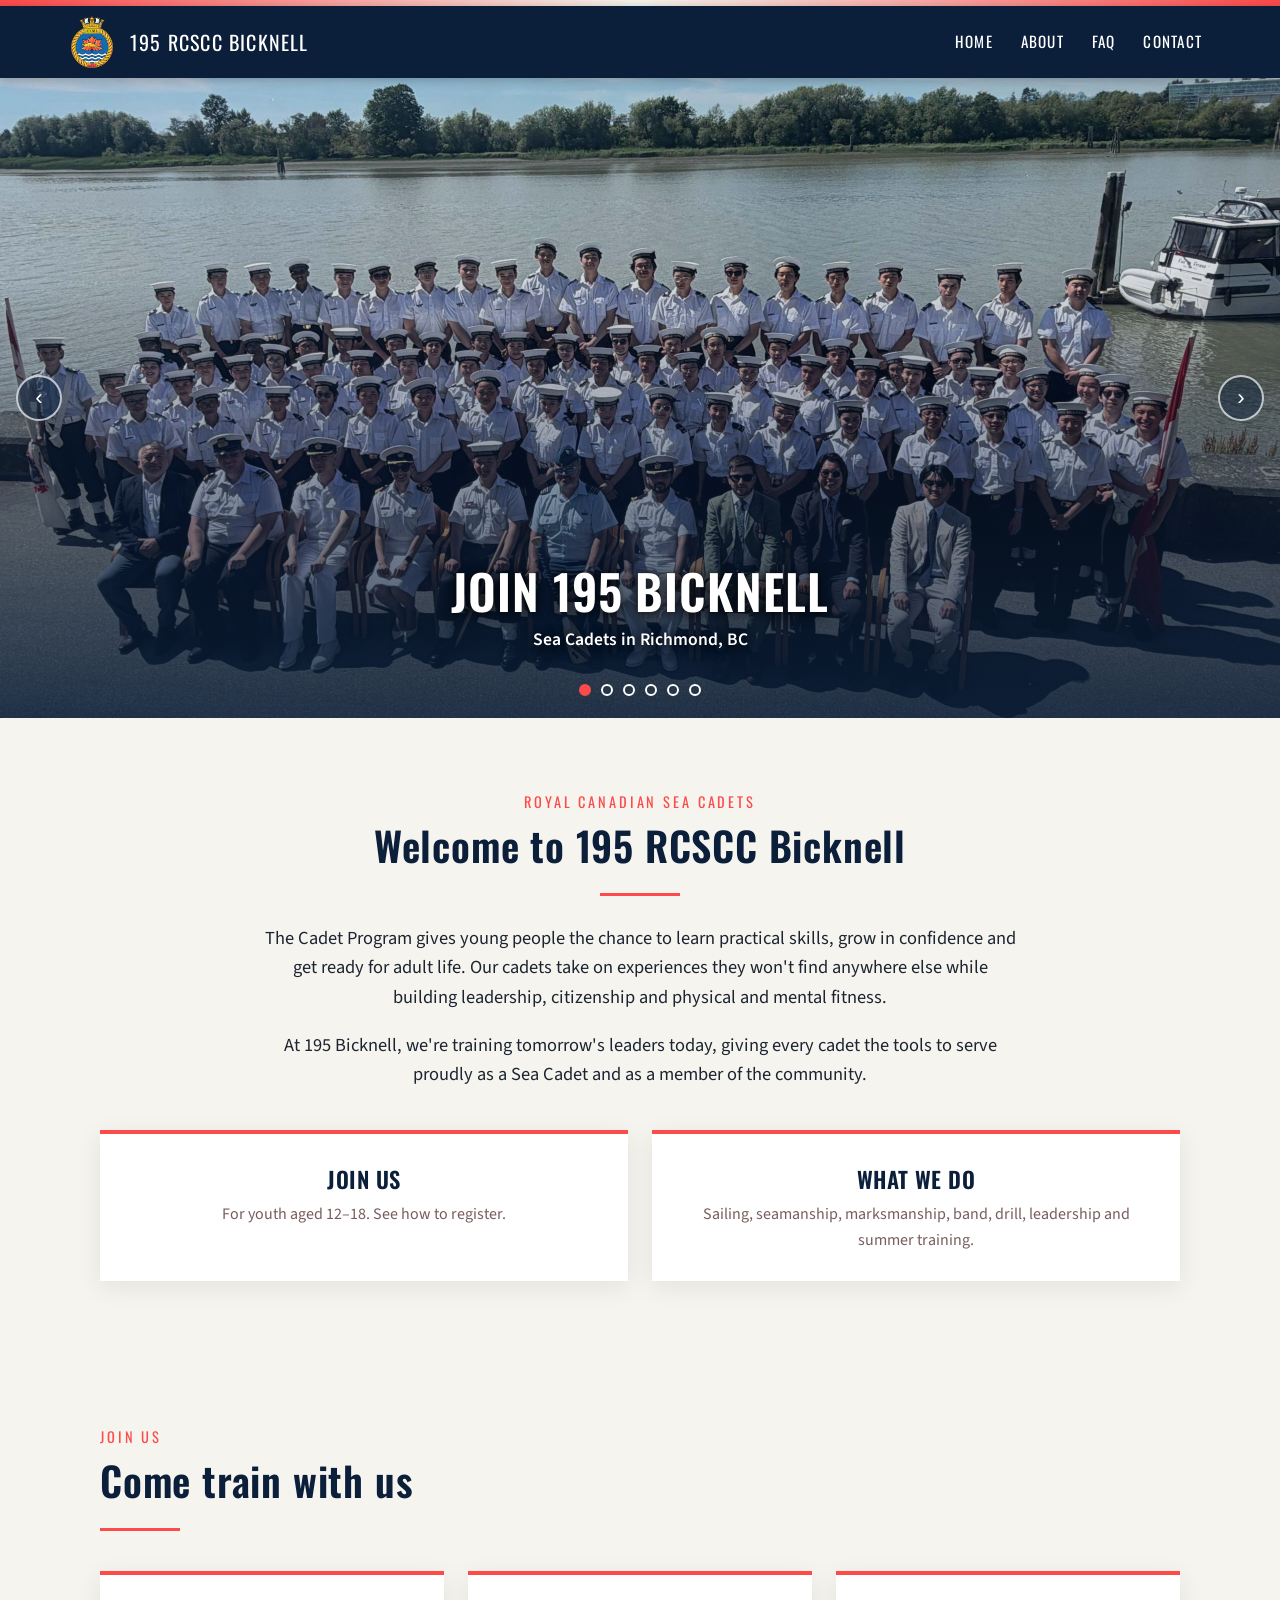
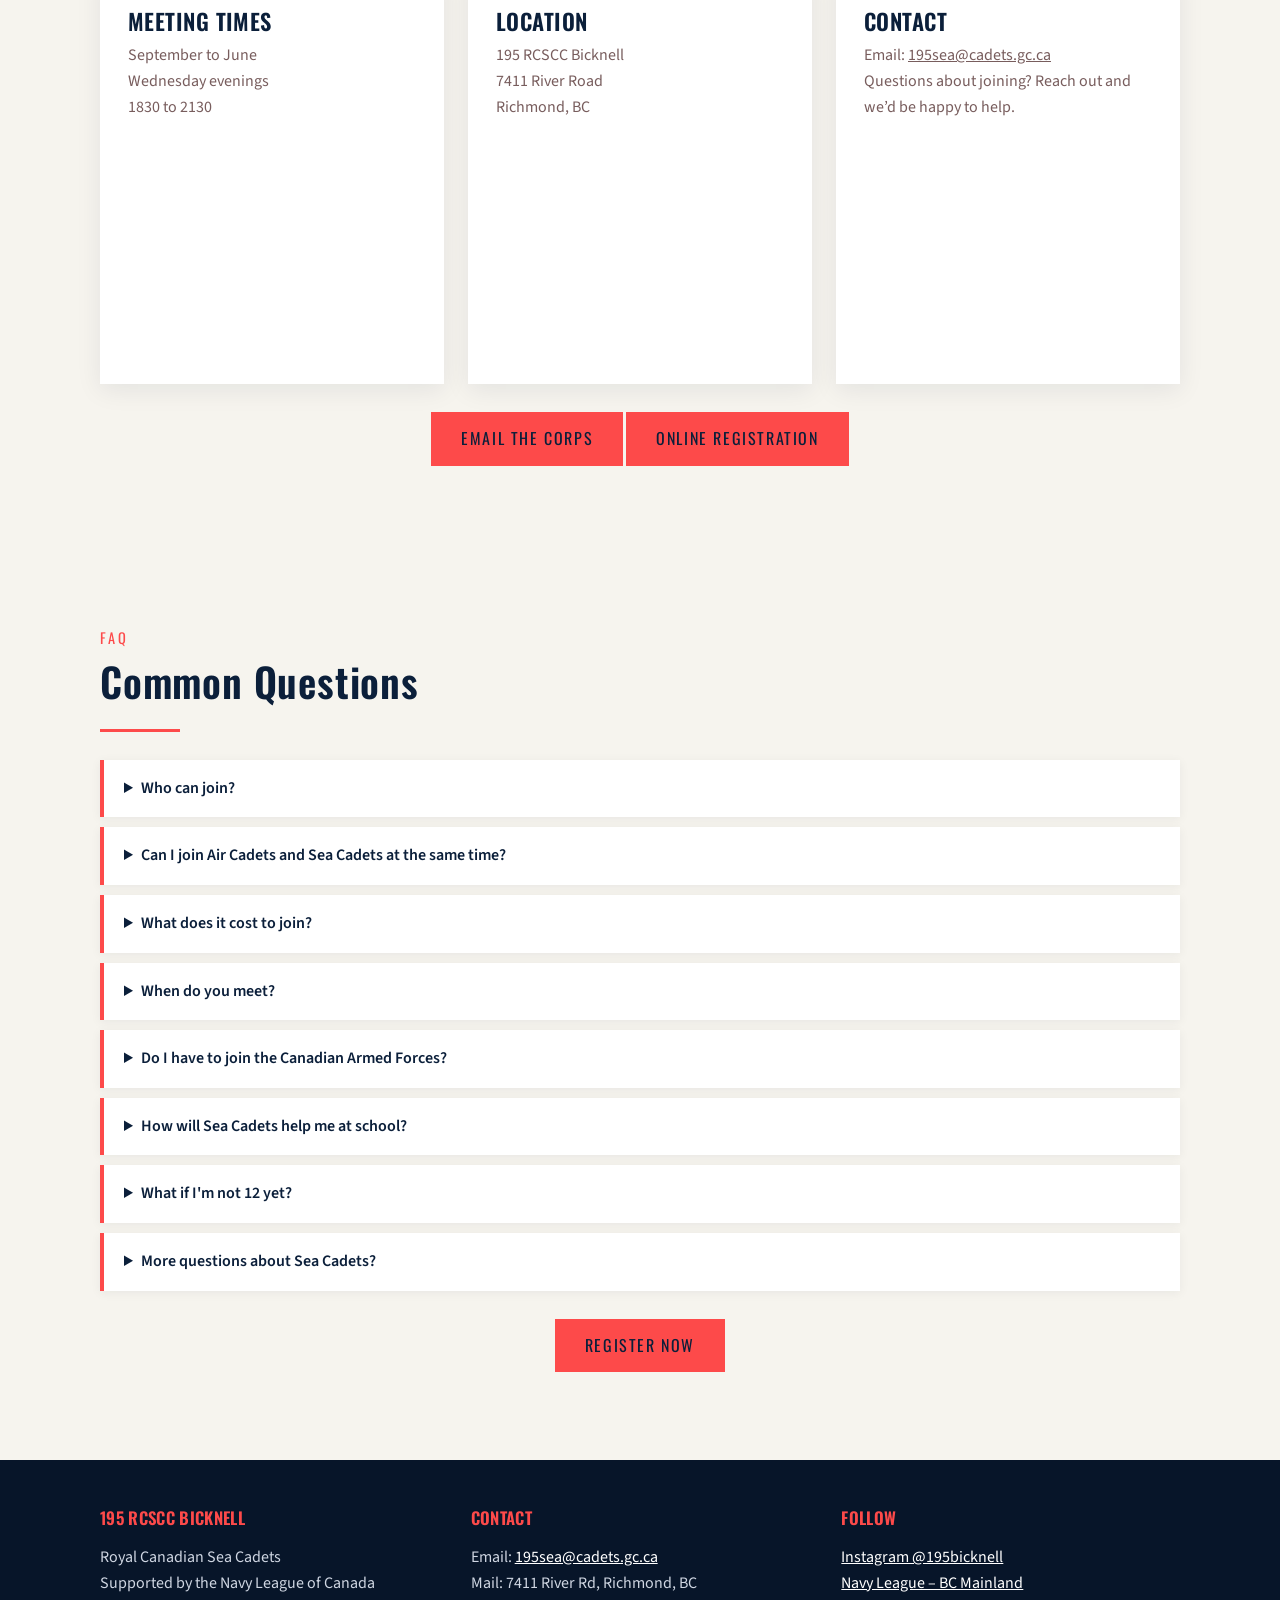
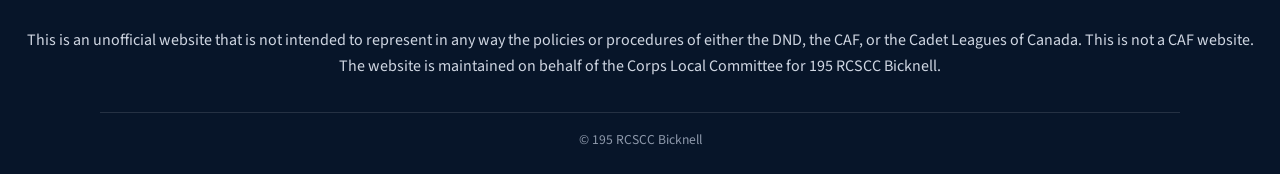
<file: index.html>
<!doctype html>
<html lang="en">
<head>
<meta charset="utf-8">
<meta name="viewport" content="width=device-width, initial-scale=1">
<title>195 RCSCC Bicknell | Sea Cadets in Richmond, BC</title>
<meta name="description" content="Youth program for ages 12–18 in Richmond, BC. Sailing, Seamanship, leadership, citizenship and fitness with 195 Royal Canadian Sea Cadet Corps Bicknell.">
<meta property="og:title" content="195 RCSCC Bicknell – Richmond Sea Cadets">
<meta property="og:description" content="Free youth program for ages 12–18 in Richmond, BC.">
<meta property="og:image" content="https://195seacadets.ca/images/slide1.jpg">
<meta property="og:url" content="https://195seacadets.ca/">
<meta property="og:type" content="website">
<link rel="preconnect" href="https://fonts.googleapis.com">
<link href="https://fonts.googleapis.com/css2?family=Oswald:wght@400;600&family=Source+Sans+3:wght@400;600&display=swap" rel="stylesheet">
<link rel="stylesheet" href="css/style.css">
<script type="application/ld+json">
{
  "@context": "https://schema.org",
  "@type": "Organization",
  "name": "195 Royal Canadian Sea Cadet Corps Bicknell",
  "alternateName": "Richmond Sea Cadets",
  "url": "https://195seacadets.ca/",
  "logo": "https://195seacadets.ca/images/badge.png",
  "email": "195sea@cadets.gc.ca",
  "address": {
    "@type": "PostalAddress",
    "streetAddress": "7411 River Rd",
    "addressLocality": "Richmond",
    "addressRegion": "BC",
    "addressCountry": "CA"
  },
  "sameAs": ["https://www.instagram.com/195bicknell/"]
}
</script>
</head>
<body>
<div class="topbar"></div>
<header>
  <nav class="nav" aria-label="Main">
    <a class="brand" href="#home">
      <div class="badge">
        <img src="images/badge.png" alt="195 RCSCC Bicknell badge"
             onerror="this.replaceWith(Object.assign(document.createElement('div'),{innerHTML:document.getElementById('anchor').innerHTML}))">
      </div>
      <span>195 RCSCC Bicknell</span>
    </a>
    <button class="menu-btn" aria-expanded="false" aria-controls="links">☰</button>
    <ul class="links" id="links">
      <li><a href="#home">Home</a></li>
      <li><a href="#about">About</a></li>
      <li><a href="#faq">FAQ</a></li>
      <li><a href="#contact">Contact</a></li>
    </ul>
  </nav>
</header>

<!-- ============ CYCLING PHOTO SLIDESHOW ============
     Replace each image path with your photos (images/slide1.jpg etc.).
     If a file is missing, the navy gradient behind it shows instead. -->
<section class="slideshow" id="home" aria-roledescription="carousel" aria-label="Fun and Unique Experieces!" style="padding:0">
  <div class="slide active" style="background-image:url('images/join.jpg'),linear-gradient(135deg,#13305a,#0b1f3a 60%,#1c4a7a)"><div class="zoom"></div></div>
  <div class="slide" style="background-image:url('images/seamanship.JPG'),linear-gradient(135deg,#1c4a7a,#0b1f3a)"><div class="zoom"></div></div>
  <div class="slide" style="background-image:url('images/sail.jpg'),linear-gradient(135deg,#0b1f3a,#2a5d8f)"><div class="zoom"></div></div>
  <div class="slide" style="background-image:url('images/marksmanship.jpeg'),linear-gradient(135deg,#13305a,#3b6e9e)"><div class="zoom"></div></div>
  <div class="slide" style="background-image:url('images/band.jpg'),linear-gradient(135deg,#0b1f3a,#2a5d8f)"><div class="zoom"></div></div>
  <div class="slide" style="background-image:url('images/drill.JPG'),linear-gradient(135deg,#1c4a7a,#0b1f3a)"><div class="zoom"></div></div>

  <div class="caption" aria-live="polite">
    <h2 id="cap-title">Join 195 Bicknell</h2>
    <p id="cap-sub">Sea Cadets in Richmond, BC for ages 12 to 18</p>
  </div>

  <button class="ctrl prev" aria-label="Previous photo">‹</button>
  <button class="ctrl next" aria-label="Next photo">›</button>
  <div class="dots" role="tablist"></div>
  <div class="progress"></div>
</section>

<section id="about">
  <div class="wrap center">
    <p class="eyebrow">Royal Canadian Sea Cadets</p>
    <h1 class="title">Welcome to 195 RCSCC Bicknell</h1>
    <div class="rule"></div>
    <p class="lead">The Cadet Program gives young people the chance to learn practical skills, grow in confidence and get ready for adult life. Our cadets take on experiences they won't find anywhere else while building leadership, citizenship and physical and mental fitness.</p>
    <p class="lead">At 195 Bicknell, we're training tomorrow's leaders today, giving every cadet the tools to serve proudly as a Sea Cadet and as a member of the community.</p>

    <div class="cards">
      <a class="card" href="https://www.canada.ca/en/department-national-defence/services/cadets-junior-canadian-rangers/cadets/join-us.html" target="_blank" rel="noopener">
        <div class="icon"></div><h3>Join Us</h3><p>For youth aged 12–18. See how to register.</p>
      </a>
      <a class="card" href="#faq">
        <div class="icon"></div><h3>What We Do</h3><p>Sailing, seamanship, marksmanship, band, drill, leadership and summer training.</p>
      </a>
    </div>
  </div>
</section>

<section class="join-us" id="join-us">
  <div class="wrap">
    <p class="eyebrow">Join Us</p>
    <h2 class="title">Come train with us</h2>
    <div class="rule"></div>

    <div class="cards">
      <div class="card">
        <div class="icon"></div>
        <h3>Meeting Times</h3>
        <p>September to June<br>Wednesday evenings<br>1830 to 2130</p>
      </div>

      <div class="card">
        <div class="icon"></div>
        <h3>Location</h3>
        <p>195 RCSCC Bicknell<br>7411 River Road<br>Richmond, BC</p>
        <iframe class="location-map" src="https://www.google.com/maps?q=7411+River+Road,+Richmond,+BC&output=embed" title="Map to 195 RCSCC Bicknell" loading="lazy" referrerpolicy="no-referrer-when-downgrade" allowfullscreen></iframe>
      </div>

      <div class="card">
        <div class="icon"></div>
        <h3>Contact</h3>
        <p>Email: <a href="mailto:195sea@cadets.gc.ca">195sea@cadets.gc.ca</a><br>
        Questions about joining? Reach out and we’d be happy to help.</p>
      </div>
    </div>

    <p class="center"><a class="btn" href="mailto:195sea@cadets.gc.ca">Email the Corps</a> <a class="btn" href="https://registration.cadets.gc.ca/get-started.html?unitId=671" target="_blank" rel="noopener">Online Registration</a></p>
  </div>
</section>

<section class="faq" id="faq">
  <div class="wrap">
    <p class="eyebrow">FAQ</p>
    <h2 class="title">Common Questions</h2>
    <div class="rule"></div>
    <details><summary>Who can join?</summary><p>You have to be between the ages of 12 and 18 years; and a Canadian Citizen or landed immigrant. <br>Want to learn and participate in activities such as sailing, marksmanship, drill, citizenship, band and much more? There are many opportunities available to Cadets; it's your choice in what direction you wish to proceed.</p></details>
    <details><summary>Can I join Air Cadets and Sea Cadets at the same time?</summary><p>No, you cannot join both programs simultaneously. Please take time to explore each program and choose the one that best fits your interests and schedule <strong>before</strong> registering.</p></details>
    <details><summary>What does it cost to join?</summary><p>There is an optional $150 registration fee set by The Navy League Richmond-Delta Branch to cover incidentals. Cost for an additional sibling is $100. However, no cadet will be turned away, if unable to pay the cost. Upon joining, uniforms, accoutrements, specialty training and summer camp training are provided. In fact, you get paid to go to summer camp training!</p></details>
    <details><summary>When do you meet?</summary><p>September to June, Wednesday nights from 1830-2130, with optional training on weekends</p></details>
    <details><summary>Do I have to join the Canadian Armed Forces?</summary><p>No, you are not required to join the Canadian Armed Forces. While you are introduced to the activities and certain traditions of the Canadian Armed Forces, there is no requirement to join the Forces. The Cadet Program is a great way to make friends, find out more about Canada, and develop new skills that will be with you for life, no matter what career you choose.</p></details>
    <details><summary>How will Sea Cadets help me at school?</summary><p>You may be eligible to receive High School Credits, Volunteer Hours and/or financial awards (Bursaries or Scholarships) for post-secondary. Your schoolwork will benefit from the problem-solving and leadership skills you will develop at cadets. The Sea Cadet Program will build your self confidence, efficiency, organizational skills, and prepare you to become a young adult.</p></details>
    <details><summary>What if I'm not 12 yet?</summary><p>You must be 12 years old to join the program. You cannot register until you are 12. However, you may be interested in the Navy League Cadets for youth aged 9-12. More information about the local Navy League Corps, NLCC MJ Miller, can be found <a href="https://www.nlccmjmiller.ca/" target="_blank" rel="noopener">here</a>.</p></details>
    <details><summary>More questions about Sea Cadets?</summary><p>195 RCSCC Bicknell meets on Wednesday nights September to June, from 6:30 to 9:30 pm at 7411 River Road, Richmond, BC.<br> We invite you to join us!</p></details>
    <p class="center"><a class="btn" href="https://www.canada.ca/en/department-national-defence/services/cadets-junior-canadian-rangers/cadets/join-us.html" target="_blank" rel="noopener">Register Now</a></p>
  </div>
</section>

<footer id="contact">
  <div class="fgrid">
    <div>
      <h3>195 RCSCC Bicknell</h3>
      <p>Royal Canadian Sea Cadets<br>Supported by the Navy League of Canada</p>
    </div>
    <div>
      <h3>Contact</h3>
      <p>Email: <a href="mailto:195sea@cadets.gc.ca">195sea@cadets.gc.ca</a><br>
      Mail: 7411 River Rd, Richmond, BC</p>
    </div>
    <div>
      <h3>Follow</h3>
      <p><a href="https://www.instagram.com/195bicknell/" target="_blank" rel="noopener">Instagram @195bicknell</a><br>
      <a href="https://bcmainland.ca" target="_blank" rel="noopener">Navy League – BC Mainland</a></p>
    </div>
  </div>
  <p class="center">This is an unofficial website that is not intended to represent in any way the policies or procedures of either the DND, the CAF, or the Cadet Leagues of Canada. This is not a CAF website. The website is maintained on behalf of the Corps Local Committee for 195 RCSCC Bicknell.</p>
  <p class="copy">© <span id="yr"></span> 195 RCSCC Bicknell</p>
</footer>

<script src="js/main.js"></script>
</body>
</html>
</file>
<file: css/style.css>
:root{
  --navy:#0b1f3a; --navy-2:#13305a; --gold:#fd4a4a; --gold-soft:#f6f4ee;
  --ink:#1b2430; --paper:#f6f4ee; --white:#fff; --muted:#785d5d;
}
*{box-sizing:border-box}
html{scroll-behavior:smooth}
body{margin:0;font-family:"Source Sans 3",system-ui,sans-serif;color:var(--ink);background:var(--paper);line-height:1.6}
h1,h2,h3{font-family:"Oswald",sans-serif;font-weight:600;letter-spacing:.02em;line-height:1.2}
a{color:inherit}
img{max-width:100%;display:block}

/* ---------- Header ---------- */
.topbar{height:6px;background:linear-gradient(90deg,var(--gold),var(--gold-soft),var(--gold))}
header{background:var(--navy);color:var(--white);position:sticky;top:0;z-index:50;box-shadow:0 2px 10px rgba(0,0,0,.25)}
.nav{max-width:1180px;margin:auto;display:flex;align-items:center;justify-content:space-between;padding:10px 16px;gap:16px}
.brand{display:flex;align-items:center;gap:12px;text-decoration:none}
.badge{width:52px;height:52px;flex:none;display:grid;place-items:center}
.badge img{width:52px;height:52px;object-fit:contain}
.brand span{font-family:"Oswald";font-size:1.25rem;letter-spacing:.06em;text-transform:uppercase}
.links{display:flex;gap:4px;list-style:none;margin:0;padding:0}
.links a{display:block;padding:8px 12px;text-decoration:none;font-family:"Oswald";text-transform:uppercase;letter-spacing:.08em;font-size:.95rem;border-bottom:2px solid transparent}
.links a:hover,.links a:focus-visible{border-color:var(--gold);color:var(--gold-soft)}
.menu-btn{display:none;background:none;border:1px solid rgba(255,255,255,.4);color:#fff;padding:6px 10px;border-radius:4px;font-size:1.1rem;cursor:pointer}
@media (max-width:820px){
  .menu-btn{display:block}
  .links{display:none;position:absolute;left:0;right:0;top:100%;background:var(--navy-2);flex-direction:column;padding:8px 16px 16px}
  .links.open{display:flex}
}

/* ---------- Slideshow ---------- */
.slideshow{position:relative;height:min(78vh,640px);min-height:360px;overflow:hidden;background:var(--navy)}
.slide{position:absolute;inset:0;opacity:0;transition:opacity 1.2s ease;background-size:cover;background-position:center}
.slide.active{opacity:1}
.slide.active .zoom{animation:kenburns 7s ease-out forwards}
.zoom{position:absolute;inset:0;background:inherit;background-size:cover;background-position:center}
@keyframes kenburns{from{transform:scale(1.08)}to{transform:scale(1)}}
.slide::after{content:"";position:absolute;inset:0;background:linear-gradient(180deg,rgba(11,31,58,.15) 30%,rgba(11,31,58,.85))}
.caption{position:absolute;left:0;right:0;bottom:64px;z-index:2;color:#fff;text-align:center;padding:0 16px}
.caption h2{font-size:clamp(1.6rem,4.5vw,3rem);margin:0 0 6px;text-transform:uppercase;color:#fff !important;text-shadow:0 2px 14px rgba(0,0,0,.8),0 0 8px rgba(0,0,0,.45)}
.caption p{margin:0;font-size:1.1rem;color:#fff !important;font-weight:600;text-shadow:0 2px 14px rgba(0,0,0,.8),0 0 8px rgba(0,0,0,.45)}
.ctrl{position:absolute;top:50%;transform:translateY(-50%);z-index:3;width:46px;height:46px;border-radius:50%;border:2px solid rgba(255,255,255,.7);background:rgba(11,31,58,.45);color:#fff;font-size:1.4rem;cursor:pointer;display:grid;place-items:center}
.ctrl:hover{background:var(--gold);border-color:var(--gold);color:var(--navy)}
.prev{left:16px}.next{right:16px}
.dots{position:absolute;bottom:22px;left:0;right:0;display:flex;justify-content:center;gap:10px;z-index:3}
.dots button{width:12px;height:12px;border-radius:50%;border:2px solid #fff;background:transparent;padding:0;cursor:pointer}
.dots button.on{background:var(--gold);border-color:var(--gold)}
.progress{position:absolute;left:0;bottom:0;height:4px;background:var(--gold);z-index:3;width:0}

/* ---------- Content ---------- */
section{padding:72px 16px}
.wrap{max-width:1080px;margin:auto}
.eyebrow{color:var(--gold);font-family:"Oswald";letter-spacing:.2em;text-transform:uppercase;font-size:.9rem;margin:0}
.title{font-size:clamp(1.8rem,3.5vw,2.5rem);color:var(--navy);margin:.2em 0 .6em}
.rule{width:80px;height:3px;background:var(--gold);margin:0 0 28px}
.center{text-align:center}.center .rule{margin-inline:auto}
.lead{font-size:1.15rem;max-width:760px}
.center .lead{margin-inline:auto}

.cards{display:grid;grid-template-columns:repeat(auto-fit,minmax(240px,1fr));gap:24px;margin-top:40px}
.card{background:#fff;border-top:4px solid var(--gold);box-shadow:0 6px 24px rgba(11,31,58,.08);padding:28px;text-decoration:none;transition:transform .2s,box-shadow .2s}
.card:hover{transform:translateY(-4px);box-shadow:0 12px 30px rgba(11,31,58,.15)}
.card h3{color:var(--navy);margin:.2em 0 .4em;font-size:1.4rem;text-transform:uppercase}
.card p{margin:0;color:var(--muted)}
.card .icon{font-size:2rem}
.location-map{display:block;width:100%;height:220px;margin-top:16px;border:0}

.band{background:var(--navy);color:#fff}
.band .title{color:#fff}

/* Gallery marquee (continuous cycling strip) */
.marquee{overflow:hidden;margin-top:36px;mask-image:linear-gradient(90deg,transparent,#000 6%,#000 94%,transparent)}
.track{display:flex;gap:16px;width:max-content;animation:scroll 50s linear infinite}
.marquee:hover .track{animation-play-state:paused}
.tile{width:300px;height:200px;flex:none;border:3px solid var(--gold);background-size:cover;background-position:center;position:relative}
.tile span{position:absolute;left:0;right:0;bottom:0;padding:6px 10px;background:rgba(11,31,58,.75);font-size:.9rem}
@keyframes scroll{to{transform:translateX(-50%)}}

.faq details{background:#fff;margin:10px 0;border-left:4px solid var(--gold);box-shadow:0 2px 10px rgba(11,31,58,.06)}
.faq summary{cursor:pointer;padding:16px 20px;font-weight:600;color:var(--navy)}
.faq details p{margin:0;padding:0 20px 18px;color:var(--muted)}

.btn{display:inline-block;background:var(--gold);color:var(--navy);text-decoration:none;font-family:"Oswald";text-transform:uppercase;letter-spacing:.1em;padding:12px 28px;margin-top:12px;border:2px solid var(--gold)}
.btn:hover{background:transparent;color:var(--gold)}

/* ---------- Footer ---------- */
footer{background:#071529;color:#cfd6e2;padding:48px 16px 24px}
.fgrid{max-width:1080px;margin:auto;display:grid;grid-template-columns:repeat(auto-fit,minmax(220px,1fr));gap:32px}
footer h3{color:var(--gold);text-transform:uppercase;font-size:1.05rem;margin-top:0}
footer a{color:#fff}
.copy{max-width:1080px;margin:32px auto 0;padding-top:16px;border-top:1px solid rgba(255,255,255,.12);font-size:.85rem;text-align:center;color:#8d98aa}

@media (prefers-reduced-motion:reduce){
  .slide{transition:none}.slide.active .zoom{animation:none}.track{animation:none}
}
</file>
